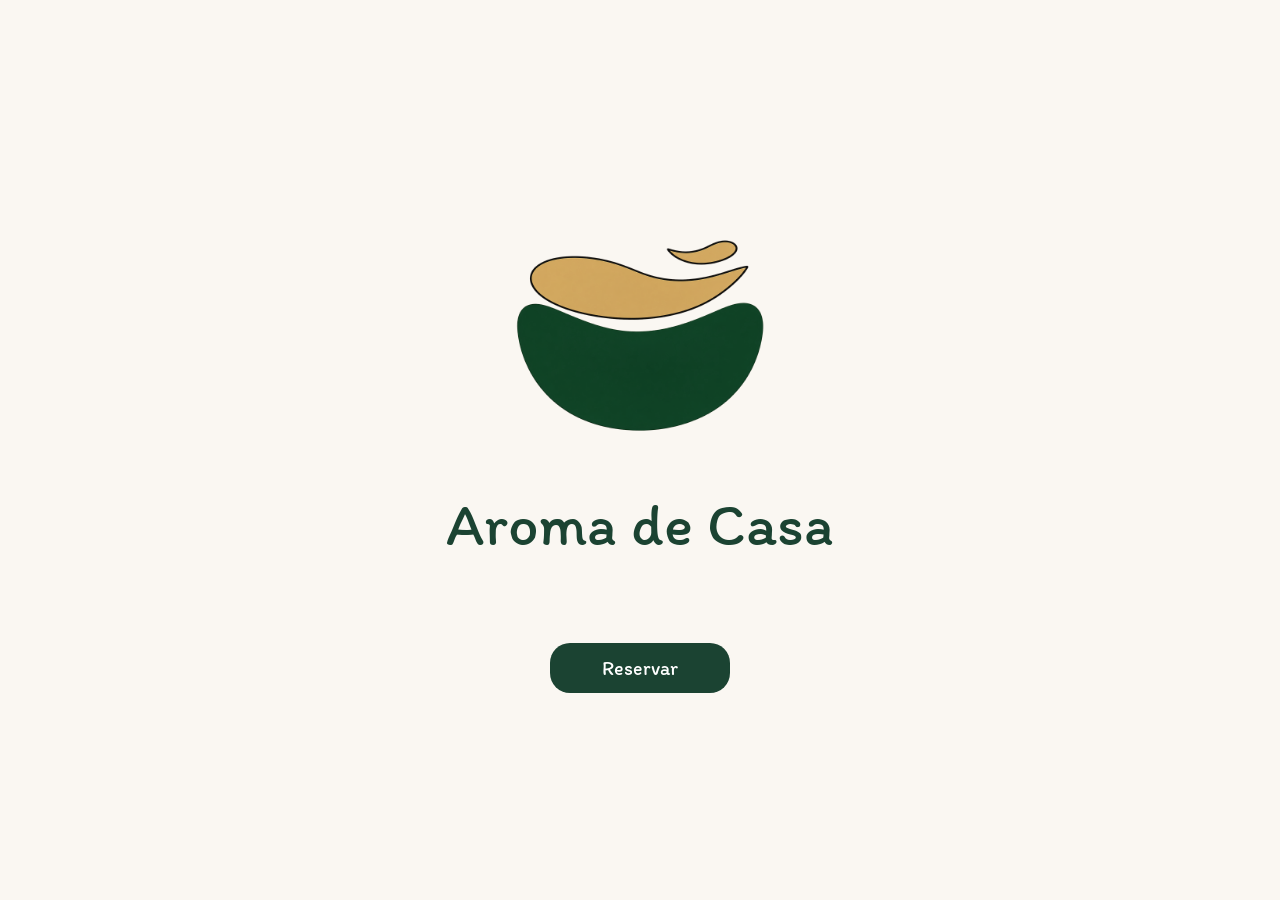
<file: index.html>
<!DOCTYPE html>
<html lang="pt-BR">
<head>
    <meta charset="UTF-8">
    <meta http-equiv="refresh" content="0; url=begin.html">
    <title>Redirecionando...</title>
</head>
<body>
    <script>window.location.href = "begin.html";</script>
</body>
</html>
</file>
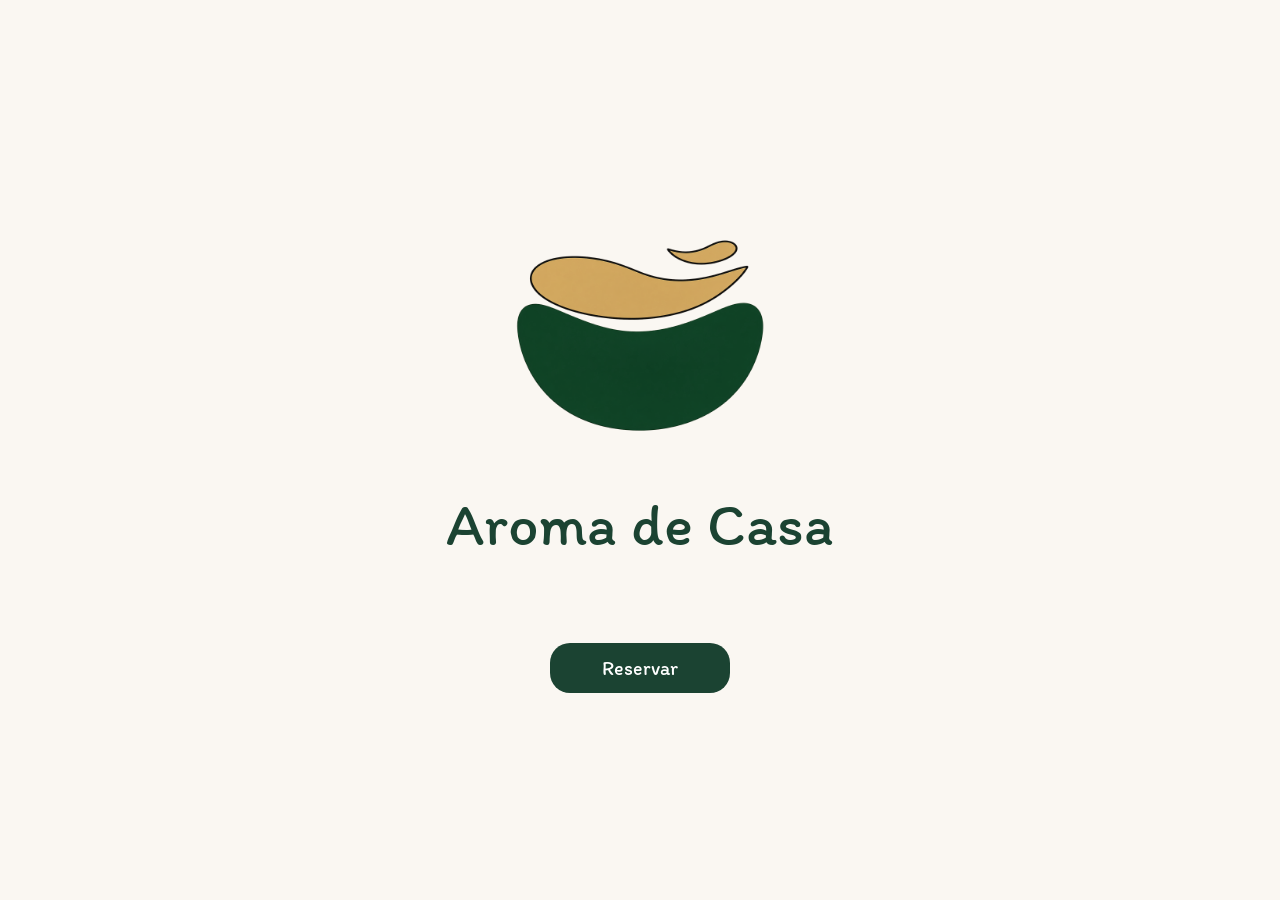
<file: begin.html>
<!DOCTYPE html>
<html lang="pt-br">
<head>
    <meta charset="UTF-8">
    <meta name="viewport" content="width=device-width, initial-scale=1.0">
    <title>Aroma de Casa</title>
     <link rel="preconnect" href="https://fonts.googleapis.com">
    <link rel="preconnect" href="https://fonts.gstatic.com" crossorigin>
    <link href="https://fonts.googleapis.com/css2?family=Itim&display=swap" rel="stylesheet">
    <link rel="stylesheet" href="new.css">
</head>
<body>
    
    <main>
        
<img src="./img/Logo.png" alt="Logo Aroma de Casa"   class="logotipo">

<p>Aroma de Casa</p>

<button type="button" onclick="window.location.href='coffee.html'">Reservar</button>


    </main>



</body>
</html>
</file>
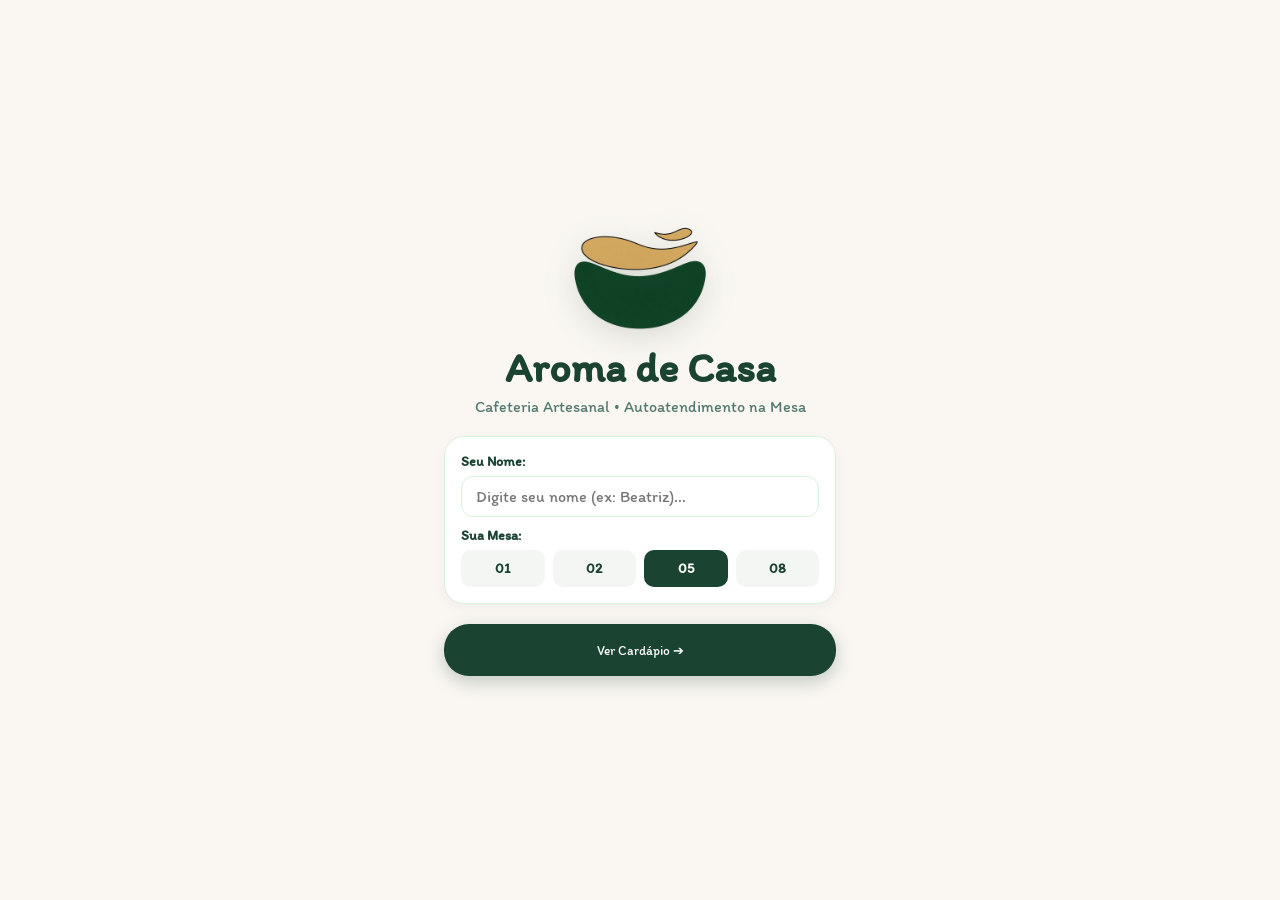
<file: coffee.html>
<!DOCTYPE html>
<html lang="pt-br">
<head>
    <meta charset="UTF-8">
    <meta name="viewport" content="width=device-width, initial-scale=1.0">
    <title>Aroma de Casa • Cafeteria</title>
    <link rel="preconnect" href="https://fonts.googleapis.com">
    <link rel="preconnect" href="https://fonts.gstatic.com" crossorigin>
    <link href="https://fonts.googleapis.com/css2?family=Itim&display=swap" rel="stylesheet">
    <link rel="stylesheet" href="aroma.css">
</head>
<body>
    <main>
        <img src="img/Logo.png" alt="Logo" class="imagem1">
        <p>Aroma de Casa</p>
        <span class="subtitulo">Cafeteria Artesanal • Autoatendimento na Mesa </span>

        <!-- Identificação do Cliente -->
        <div class="box-identificacao">
            <label for="input-nome">Seu Nome:</label>
            <input type="text" id="input-nome" placeholder="Digite seu nome (ex: Beatriz)...">

            <label style="margin-top: 10px;">Sua Mesa:</label>
            <div class="mesas-grid">
                <button type="button" class="btn-mesa" onclick="escolherMesa('Mesa 01', this)">01</button>
                <button type="button" class="btn-mesa" onclick="escolherMesa('Mesa 02', this)">02</button>
                <button type="button" class="btn-mesa ativo" onclick="escolherMesa('Mesa 05', this)">05</button>
                <button type="button" class="btn-mesa" onclick="escolherMesa('Mesa 08', this)">08</button>
            </div>
        </div>

        <button type="button" class="btn-iniciar" onclick="iniciar()">
            Ver Cardápio ➔
        </button>
    </main>

    <script>
        function escolherMesa(mesa, btn) {
            document.querySelectorAll('.btn-mesa').forEach(b => b.classList.remove('ativo'));
            btn.classList.add('ativo');
            localStorage.setItem('aroma_mesa_atual', mesa);
        }

        function iniciar() {
            const nomeInput = document.getElementById('input-nome').value.trim();
            const nome = nomeInput || 'Cliente';
            localStorage.setItem('aroma_cliente_nome', nome);
            if (!localStorage.getItem('aroma_mesa_atual')) {
                localStorage.setItem('aroma_mesa_atual', 'Mesa 05');
            }
            window.location.href = "inicial.html";
        }

        // Recupera nome se já digitou
        const salvo = localStorage.getItem('aroma_cliente_nome');
        if (salvo && salvo !== 'Cliente') document.getElementById('input-nome').value = salvo;
    </script>
</body>
</html>
</file>
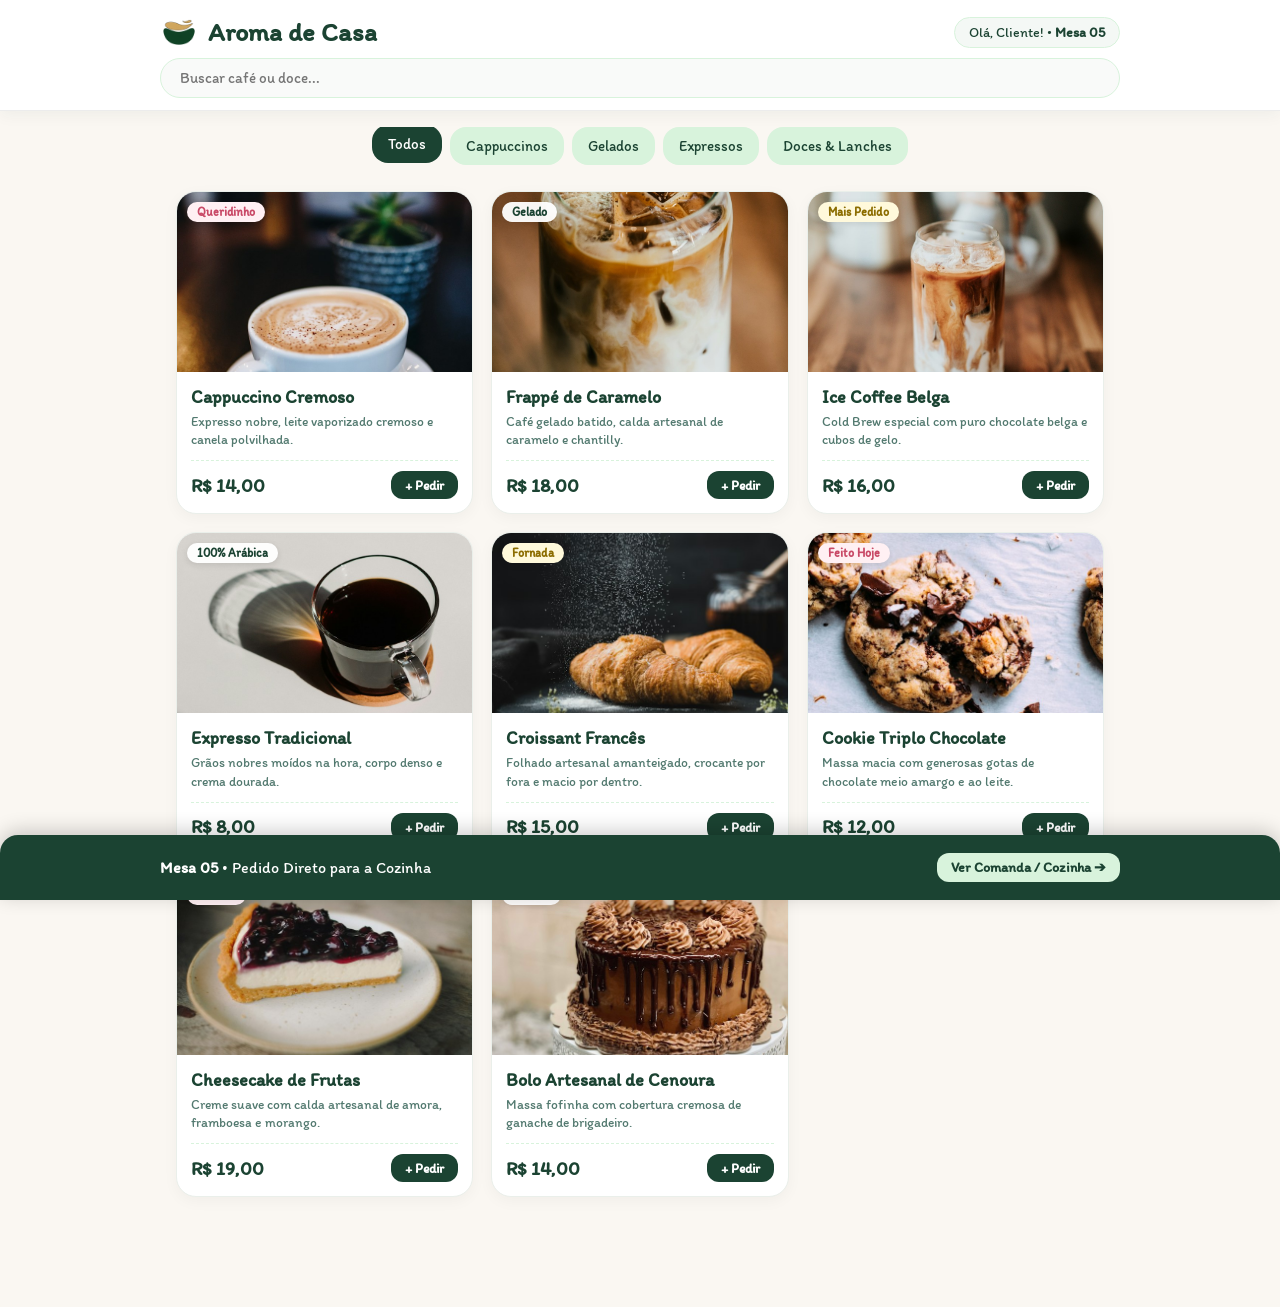
<file: inicial.html>
<!DOCTYPE html>
<html lang="pt-br">
<head>
    <meta charset="UTF-8">
    <meta name="viewport" content="width=device-width, initial-scale=1.0">
    <title>Aroma de Casa • Cardápio</title>
    <link rel="preconnect" href="https://fonts.googleapis.com">
    <link rel="preconnect" href="https://fonts.gstatic.com" crossorigin>
    <link href="https://fonts.googleapis.com/css2?family=Itim&display=swap" rel="stylesheet">
    <link rel="stylesheet" href="casa.css">
</head>
<body>

    <header>
        <div class="topo">
            <a href="coffee.html" class="marca">
                <img src="img/Logo.png" alt="Logo" class="logo">
                <p class="texto">Aroma de Casa</p>
            </a>
            <div class="tag-cliente" onclick="trocarNome()" title="Clique para trocar o nome">
                <span id="nome-topo">Olá, Beatriz!</span> • <strong id="mesa-topo">Mesa 05</strong>
            </div>
        </div>

        <input type="text" id="campo-busca" placeholder=" Buscar café ou doce...">
    </header>

    <!-- Botões de Categoria -->
    <section class="botoes">
        <button class="todes ativo" onclick="filtrar('todos', this)"> Todos</button>
        <button class="Caps" onclick="filtrar('cappuccino', this)"> Cappuccinos</button>
        <button class="america" onclick="filtrar('gelados', this)"> Gelados</button>
        <button class="espres" onclick="filtrar('expresso', this)"> Expressos</button>
        <button class="lanches" onclick="filtrar('lanches', this)"> Doces & Lanches</button>
    </section>

    <!-- Grade de Produtos -->
    <main class="principal">
        <!-- 1. Cappuccino Cremoso -->
        <a href="produto.html?id=cappuccino" class="card" data-cat="cappuccino" data-nome="cappuccino cremoso leite canela">
            <span class="badge rosa"> Queridinho</span>
            <img src="img/Frame 5.jpg?v=2" alt="Cappuccino">
            <div class="card-info">
                <h3>Cappuccino Cremoso</h3>
                <p class="desc">Expresso nobre, leite vaporizado cremoso e canela polvilhada.</p>
                <div class="preco-linha"><span>R$ 14,00</span><span class="btn-pedir">+ Pedir</span></div>
            </div>
        </a>

        <!-- 2. Frappé de Caramelo -->
        <a href="produto.html?id=frappe" class="card" data-cat="gelados" data-nome="frappe caramelo gelado doce chantilly">
            <span class="badge"> Gelado</span>
            <img src="img/Frame 2.jpg?v=2" alt="Frappé">
            <div class="card-info">
                <h3>Frappé de Caramelo</h3>
                <p class="desc">Café gelado batido, calda artesanal de caramelo e chantilly.</p>
                <div class="preco-linha"><span>R$ 18,00</span><span class="btn-pedir">+ Pedir</span></div>
            </div>
        </a>

        <!-- 3. Ice Coffee Belga -->
        <a href="produto.html?id=icecoffee" class="card" data-cat="gelados" data-nome="ice coffee belga chocolate gelado">
            <span class="badge dourado"> Mais Pedido</span>
            <img src="img/Frame 9.jpg?v=2" alt="Ice Coffee">
            <div class="card-info">
                <h3>Ice Coffee Belga</h3>
                <p class="desc">Cold Brew especial com puro chocolate belga e cubos de gelo.</p>
                <div class="preco-linha"><span>R$ 16,00</span><span class="btn-pedir">+ Pedir</span></div>
            </div>
        </a>

        <!-- 4. Expresso Tradicional -->
        <a href="produto.html?id=expresso" class="card" data-cat="expresso" data-nome="expresso tradicional forte puro arabica">
            <span class="badge"> 100% Arábica</span>
            <img src="img/Frame 4.jpg?v=2" alt="Expresso Tradicional">
            <div class="card-info">
                <h3>Expresso Tradicional</h3>
                <p class="desc">Grãos nobres moídos na hora, corpo denso e crema dourada.</p>
                <div class="preco-linha"><span>R$ 8,00</span><span class="btn-pedir">+ Pedir</span></div>
            </div>
        </a>

        <!-- 5. Croissant Francês -->
        <a href="produto.html?id=croissant" class="card" data-cat="lancamentos" data-nome="croissant frances amanteigado quentinho lanche">
            <span class="badge dourado"> Fornada</span>
            <img src="img/croissant.jpg" alt="Croissant">
            <div class="card-info">
                <h3>Croissant Francês</h3>
                <p class="desc">Folhado artesanal amanteigado, crocante por fora e macio por dentro.</p>
                <div class="preco-linha"><span>R$ 15,00</span><span class="btn-pedir">+ Pedir</span></div>
            </div>
        </a>

        <!-- 6. Cookie Triplo Chocolate -->
        <a href="produto.html?id=cookie" class="card" data-cat="lancamentos" data-nome="cookie chocolate doce gotas sobremesa">
            <span class="badge rosa"> Feito Hoje</span>
            <img src="img/cookie.jpg" alt="Cookie">
            <div class="card-info">
                <h3>Cookie Triplo Chocolate</h3>
                <p class="desc">Massa macia com generosas gotas de chocolate meio amargo e ao leite.</p>
                <div class="preco-linha"><span>R$ 12,00</span><span class="btn-pedir">+ Pedir</span></div>
            </div>
        </a>

        <!-- 7. Cheesecake de Frutas -->
        <a href="produto.html?id=cheesecake" class="card" data-cat="lancamentos" data-nome="cheesecake frutas vermelhas fatia bolo doce">
            <span class="badge rosa"> Caseiro</span>
            <img src="img/cheesecake.jpg" alt="Cheesecake">
            <div class="card-info">
                <h3>Cheesecake de Frutas</h3>
                <p class="desc">Creme suave com calda artesanal de amora, framboesa e morango.</p>
                <div class="preco-linha"><span>R$ 19,00</span><span class="btn-pedir">+ Pedir</span></div>
            </div>
        </a>

        <!-- 8. Bolo de Cenoura com Ganache -->
        <a href="produto.html?id=bolo" class="card" data-cat="lancamentos" data-nome="bolo cenoura chocolate ganache artesanal fatia">
            <span class="badge"> Fofinho</span>
            <img src="img/bolo.jpg" alt="Bolo">
            <div class="card-info">
                <h3>Bolo Artesanal de Cenoura</h3>
                <p class="desc">Massa fofinha com cobertura cremosa de ganache de brigadeiro.</p>
                <div class="preco-linha"><span>R$ 14,00</span><span class="btn-pedir">+ Pedir</span></div>
            </div>
        </a>
    </main>

    <!-- Barra Inferior do Tablet -->
    <button class="embaixo" onclick="window.location.href='pagar.html'">
        <div class="embaixo-conteudo">
            <span> <strong id="dock-mesa">Mesa 05</strong> • Pedido Direto para a Cozinha</span>
            <span class="btn-ver-cozinha">Ver Comanda / Cozinha ➔</span>
        </div>
    </button>

    <script>
        // Sincroniza dados da mesa e cliente
       
// Recupera os dados do cliente e da mesa
const nomeAtual = localStorage.getItem('aroma_cliente_nome') || 'Cliente';
const mesaAtual = localStorage.getItem('aroma_mesa_atual') || 'Mesa 05';

// Atualiza as informações no cabeçalho
document.getElementById('nome-topo').innerText = `Olá, ${nomeAtual}!`;
document.getElementById('mesa-topo').innerText = mesaAtual;

// Atualiza a barra inferior
document.getElementById('dock-mesa').innerText = mesaAtual;

// Permite trocar o nome do cliente
function trocarNome() {
    const novo = prompt('Qual é o seu nome para a comanda?', nomeAtual);

    if (novo && novo.trim()) {
        localStorage.setItem('aroma_cliente_nome', novo.trim());
        location.reload();
    }
}

// Categoria atualmente selecionada
let categoriaAtiva = 'todos';

// Função para filtrar os produtos
function filtrar(categoria, btn) {
    categoriaAtiva = categoria;

    document.querySelectorAll('.botoes button').forEach(b => {
        b.classList.remove('ativo');
    });

    btn.classList.add('ativo');

    aplicarFiltros();
}

// Busca e filtros trabalhando juntos
function aplicarFiltros() {
    const campoBusca = document.getElementById('campo-busca');
    const termo = campoBusca.value.toLowerCase().trim();

    document.querySelectorAll('.principal .card').forEach(card => {

        const categoriaProduto = card.dataset.cat;
        const nomeProduto = card.dataset.nome.toLowerCase();

        // Compatibilidade com a categoria dos lanches
        const categoriaCorrigida =
            categoriaProduto === 'lancamentos' ? 'lanches' : categoriaProduto;

        const correspondeCategoria =
            categoriaAtiva === 'todos' ||
            categoriaCorrigida === categoriaAtiva;

        const correspondeBusca = nomeProduto.includes(termo);

        card.style.display =
            correspondeCategoria && correspondeBusca ? '' : 'none';
    });
}

// Busca em tempo real
document.getElementById('campo-busca').addEventListener('input', aplicarFiltros);

</script>
        
</body>
</html>
</file>
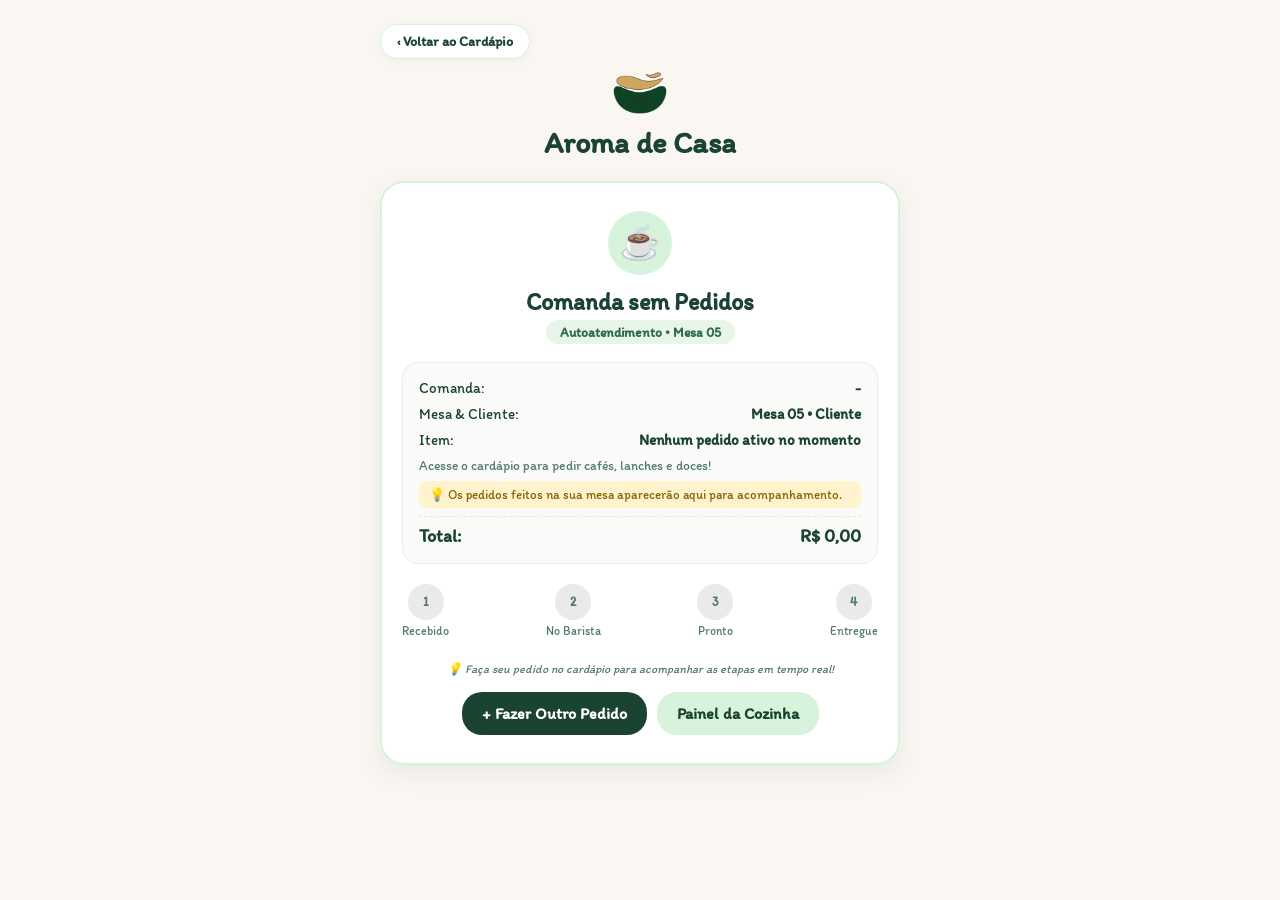
<file: pagar.html>
<!DOCTYPE html>
<html lang="pt-br">
<head>
    <meta charset="UTF-8">
    <meta name="viewport" content="width=device-width, initial-scale=1.0">
    <title>Aroma de Casa • Pedido Enviado</title>
    <link rel="preconnect" href="https://fonts.googleapis.com">
    <link rel="preconnect" href="https://fonts.gstatic.com" crossorigin>
    <link href="https://fonts.googleapis.com/css2?family=Itim&display=swap" rel="stylesheet">
    <style> 
        * { font-family: "Itim", cursive; box-sizing: border-box; margin: 0; padding: 0; }
        body { background: #FAF7F2; color: #1B4332; min-height: 100vh; padding: 24px 16px 80px; display: flex; flex-direction: column; align-items: center; }
        header { text-align: center; margin-bottom: 20px; }
        .logo { width: 64px; height: auto; margin-bottom: 6px; }
        h1 { font-size: 30px; color: #1B4332; }

        .card-confirmacao { background: #FFFFFF; max-width: 520px; width: 100%; border-radius: 24px; padding: 28px 20px; text-align: center; box-shadow: 0 8px 24px rgba(27,67,50,0.08); border: 2px solid #D8F3DC; }
        .check-circulo { width: 64px; height: 64px; background: #D8F3DC; color: #1B4332; border-radius: 50%; display: flex; align-items: center; justify-content: center; font-size: 34px; margin: 0 auto 12px; }
        h2 { font-size: 24px; color: #1B4332; margin-bottom: 4px; }
        .tag-sem-pagamento { background: #E8F5E9; color: #2D6A4F; padding: 4px 14px; border-radius: 14px; font-size: 13.5px; font-weight: bold; display: inline-block; margin-bottom: 18px; }

        .detalhes-comanda { background: #FAFBF9; border: 1.5px solid #ECECEC; border-radius: 16px; padding: 16px; text-align: left; margin-bottom: 20px; }
        .linha { display: flex; justify-content: space-between; margin-bottom: 8px; font-size: 15px; }
        .linha:last-child { margin-bottom: 0; border-top: 1px dashed #D8F3DC; padding-top: 8px; font-size: 18px; font-weight: bold; }
        .obs-box { background: #FFF3CD; color: #856404; padding: 6px 10px; border-radius: 8px; font-size: 13px; margin: 8px 0; }

        /* Tracker */
        .tracker { display: flex; justify-content: space-between; margin: 18px 0 24px; position: relative; gap: 8px; }
        .passo { display: flex; flex-direction: column; align-items: center; font-size: 12px; color: #52796F; cursor: pointer; user-select: none; transition: transform 0.2s; }
        .passo:hover { transform: scale(1.05); }
        .passo-num { width: 36px; height: 36px; border-radius: 50%; background: #EAEAEA; display: flex; align-items: center; justify-content: center; font-weight: bold; margin-bottom: 4px; transition: all 0.3s ease; }
        .passo.ativo .passo-num { background: #1B4332; color: #FFFFFF; box-shadow: 0 0 10px rgba(27,67,50,0.4); }
        .passo.ativo span { font-weight: bold; color: #1B4332; }
        .passo.concluido .passo-num { background: #40916C; color: #FFFFFF; }
        .passo.concluido span { color: #40916C; font-weight: 600; }
        .dica-passo { font-size: 12px; color: #52796F; margin-bottom: 16px; font-style: italic; }

        .botoes-acao { display: flex; gap: 10px; justify-content: center; }
        .btn { padding: 12px 20px; border-radius: 20px; font-size: 16px; font-weight: bold; text-decoration: none; border: none; cursor: pointer; }
        .btn-primario { background: #1B4332; color: #FFFFFF; }
        .btn-primario:hover { background: #2D6A4F; }
        .btn-secundario { background: #D8F3DC; color: #1B4332; }

        /* Painel Cozinha (KDS) */
        .painel-cozinha { max-width: 700px; width: 100%; margin-top: 24px; background: #FFFFFF; border-radius: 24px; padding: 20px; border: 2px solid #52796F; }
        .ticket-kds { background: #FAFBF9; border: 1.5px solid #D8F3DC; border-radius: 16px; padding: 14px; margin-top: 12px; }
        .ticket-topo { display: flex; justify-content: space-between; font-weight: bold; border-bottom: 1px dashed #D8F3DC; padding-bottom: 6px; margin-bottom: 8px; }
        .btn-status { width: 100%; padding: 10px; background: #D8F3DC; color: #1B4332; border: none; border-radius: 10px; font-weight: bold; cursor: pointer; margin-top: 10px; }
        .btn-status:hover { background: #1B4332; color: #FFFFFF; }

        /* Navegação e Botão Voltar */
        .nav-topo-pagar { width: 100%; max-width: 520px; display: flex; justify-content: flex-start; margin-bottom: 12px; }
        .btn-voltar { background: #FFFFFF; border: 1.5px solid #D8F3DC; color: #1B4332; text-decoration: none; padding: 8px 16px; border-radius: 20px; font-size: 14px; font-weight: bold; box-shadow: 0 2px 8px rgba(0,0,0,0.04); display: inline-flex; align-items: center; gap: 6px; transition: all 0.2s; }
        .btn-voltar:hover { background: #D8F3DC; transform: translateX(-2px); }

        /* Responsividade Mobile */
        @media (max-width: 600px) {
            body { padding: 16px 12px 60px; }
            header { margin-bottom: 14px; }
            h1 { font-size: 24px; }
            .logo { width: 50px; }
            .nav-topo-pagar { max-width: 100%; margin-bottom: 10px; }
            .card-confirmacao { padding: 20px 14px; border-radius: 18px; }
            h2 { font-size: 20px; }
            .check-circulo { width: 52px; height: 52px; font-size: 28px; }
            .detalhes-comanda { padding: 12px; }
            .linha { font-size: 14px; }
            .linha:last-child { font-size: 16px; }
            .tracker { gap: 4px; margin: 14px 0 18px; }
            .passo-num { width: 32px; height: 32px; font-size: 13px; }
            .passo span { font-size: 11px; }
            .dica-passo { font-size: 11px; }
            .botoes-acao { flex-direction: column; gap: 8px; }
            .btn { width: 100%; text-align: center; padding: 12px; font-size: 15px; }
            .painel-cozinha { padding: 16px 12px; border-radius: 18px; margin-top: 18px; }
            .ticket-kds { padding: 12px; }
        }
    </style>
</head>
<body>

    <!-- Botão de Voltar ao Cardápio -->
    <nav class="nav-topo-pagar">
        <a href="inicial.html" class="btn-voltar">‹ Voltar ao Cardápio</a>
    </nav>

    <header>
        <img src="img/Logo.png" alt="Logo" class="logo">
        <h1>Aroma de Casa</h1>
    </header>

    <!-- Visão do Cliente -->
    <div class="card-confirmacao">
        <div class="check-circulo">✓</div>
        <h2 id="titulo-sucesso">Pedido Enviado!</h2>
        <span class="tag-sem-pagamento"> Autoatendimento na Mesa (Sem Cobrança no Tablet)</span>

        <div class="detalhes-comanda">
            <div class="linha"><span>Comanda:</span><strong id="pedido-id">#AC-7821</strong></div>
            <div class="linha"><span>Mesa & Cliente:</span><strong id="pedido-mesa">Mesa 05 • Beatriz</strong></div>
            <div class="linha"><span>Item:</span><strong id="pedido-item">1x Cappuccino Cremoso</strong></div>
            <div class="linha" style="font-size: 13.5px; color: #52796F;"><span id="pedido-specs">P (200ml) • Leite Integral</span></div>
            <div class="obs-box" id="box-obs"> <span id="pedido-obs">Caprichar na canela</span></div>
            <div class="linha"><span>Total:</span><span id="pedido-total" style="color: #1B4332;">R$ 14,00</span></div>
        </div>

        <div class="tracker" id="tracker-passos">
            <div class="passo ativo" data-etapa="0" onclick="mudarParaEtapa(0)" title="Clique para mudar status">
                <div class="passo-num">1</div>
                <span>Recebido</span>
            </div>

            <div class="passo" data-etapa="1" onclick="mudarParaEtapa(1)" title="Clique para mudar status">
                <div class="passo-num">2</div>
                <span>No Barista</span>
            </div>

            <div class="passo" data-etapa="2" onclick="mudarParaEtapa(2)" title="Clique para mudar status">
                <div class="passo-num">3</div>
                <span>Pronto</span>
            </div>

            <div class="passo" data-etapa="3" onclick="mudarParaEtapa(3)" title="Clique para mudar status">
                <div class="passo-num">4</div>
                <span>Entregue</span>
            </div>
        </div>
        <p class="dica-passo">💡 Dica: Clique nos números acima ou use os botões da Cozinha para avançar as etapas em tempo real!</p>
        
        <!-- Botões da tela final -->
        <div class="botoes-acao">
            <a href="inicial.html" class="btn btn-primario">
                + Fazer Outro Pedido
            </a>

            <button
                type="button"
                class="btn btn-secundario"
                onclick="alternarCozinha()">
                Painel da Cozinha
            </button>
        </div>
    </div> <!-- Fim card-confirmacao -->

    <!-- Painel KDS (Cozinha) -->
    <section class="painel-cozinha" id="secao-cozinha" style="display: none;">
        <div style="display: flex; justify-content: space-between; align-items: center;">
            <h3> Painel de Pedidos do Barista (KDS)</h3>
            <button type="button" onclick="tocarSino()" style="padding: 4px 10px; border-radius: 10px; border: 1px solid #D8F3DC; background: #FFF; cursor: pointer;"> Tocar Sino</button>
        </div>
        <p style="font-size: 13px; color: #52796F; margin-top: 4px;">Pedidos recebidos dos tablets das mesas em tempo real.</p>
        <div id="lista-kds"></div>
    </section>

    <script>
               
// Som do sino do barista
function tocarSino() {
    try {
        const ctx = new (window.AudioContext || window.webkitAudioContext)();
        const osc = ctx.createOscillator();
        const gain = ctx.createGain();

        osc.type = 'sine';
        osc.frequency.setValueAtTime(659.25, ctx.currentTime);
        osc.frequency.exponentialRampToValueAtTime(987.77, ctx.currentTime + 0.12);

        gain.gain.setValueAtTime(0.3, ctx.currentTime);
        gain.gain.exponentialRampToValueAtTime(0.001, ctx.currentTime + 0.6);

        osc.connect(gain);
        gain.connect(ctx.destination);

        osc.start();
        osc.stop(ctx.currentTime + 0.6);
    } catch (e) {
        console.log('Erro ao tocar sino:', e);
    }
}


// Carrega dados do cliente
let ultimo = JSON.parse(
    localStorage.getItem('aroma_ultimo_pedido') || 'null'
);

// Se não houver último pedido gravado, busca o mais recente na lista de pedidos da cozinha
if (!ultimo) {
    const pedidosCozinha = JSON.parse(localStorage.getItem('aroma_pedidos_cozinha') || '[]');
    if (pedidosCozinha.length > 0) {
        ultimo = pedidosCozinha[0];
    }
}

const nomeCliente =
    (ultimo && ultimo.cliente) ||
    localStorage.getItem('aroma_cliente_nome') ||
    'Cliente';

const mesaCliente =
    (ultimo && ultimo.mesa) ||
    localStorage.getItem('aroma_mesa_atual') ||
    'Mesa 05';

if (ultimo) {
    document.getElementById('titulo-sucesso').innerText =
        nomeCliente !== 'Cliente'
            ? `Pedido de ${nomeCliente} Enviado!`
            : 'Pedido Enviado para a Cozinha!';

    document.getElementById('pedido-id').innerText = ultimo.id;

    document.getElementById('pedido-mesa').innerText =
        `${mesaCliente} • ${nomeCliente}`;

    document.getElementById('pedido-item').innerText =
        `${ultimo.quantidade || 1}x ${ultimo.item}`;

    document.getElementById('pedido-specs').innerText =
        ultimo.detalhes || '';

    document.getElementById('pedido-obs').innerText =
        ultimo.observacao || 'Sem observações adicionais';

    document.getElementById('pedido-total').innerText =
        ultimo.total;
} else {
    // Estado quando não há nenhum pedido ainda (evita comanda fantasma)
    const checkElem = document.querySelector('.check-circulo');
    if (checkElem) checkElem.innerText = '☕';
    document.getElementById('titulo-sucesso').innerText = 'Comanda sem Pedidos';
    const tagElem = document.querySelector('.tag-sem-pagamento');
    if (tagElem) tagElem.innerText = `Autoatendimento • ${mesaCliente}`;
    document.getElementById('pedido-id').innerText = '-';
    document.getElementById('pedido-mesa').innerText = `${mesaCliente} • ${nomeCliente}`;
    document.getElementById('pedido-item').innerText = 'Nenhum pedido ativo no momento';
    document.getElementById('pedido-specs').innerText = 'Acesse o cardápio para pedir cafés, lanches e doces!';
    const boxObs = document.getElementById('box-obs');
    if (boxObs) boxObs.innerText = '💡 Os pedidos feitos na sua mesa aparecerão aqui para acompanhamento.';
    document.getElementById('pedido-total').innerText = 'R$ 0,00';
    const dicaElem = document.querySelector('.dica-passo');
    if (dicaElem) dicaElem.innerText = '💡 Faça seu pedido no cardápio para acompanhar as etapas em tempo real!';
}


// Atualiza as cores dos indicadores da tela do cliente
function atualizarStatusVisual() {
    const passos = document.querySelectorAll('.tracker .passo');

    if (!ultimo) {
        passos.forEach(passo => {
            passo.classList.remove('ativo', 'concluido');
        });
        return;
    }

    const pedidos = JSON.parse(
        localStorage.getItem('aroma_pedidos_cozinha') || '[]'
    );

    const pedidoAtual = pedidos.find(p =>
        ultimo && String(p.id) === String(ultimo.id)
    );

    const status = pedidoAtual
        ? pedidoAtual.status
        : (ultimo && ultimo.status) || 'Recebido';

    const statusNormalizado = String(status)
        .normalize('NFD')
        .replace(/[\u0300-\u036f]/g, '')
        .toLowerCase();

    let etapaAtual = 0;

    if (
        statusNormalizado === 'em preparo' ||
        statusNormalizado === 'no barista'
    ) {
        etapaAtual = 1;

    } else if (
        statusNormalizado === 'pronto para servir' ||
        statusNormalizado === 'pronto'
    ) {
        etapaAtual = 2;

    } else if (statusNormalizado === 'entregue') {
        etapaAtual = 3;
    }

    passos.forEach((passo, index) => {

        passo.classList.remove('ativo', 'concluido');

        // Quando chega a Entregue, todos os indicadores ficam verdes.
        if (etapaAtual === 3 || index < etapaAtual) {
            passo.classList.add('concluido');

        } else if (index === etapaAtual) {
            passo.classList.add('ativo');
        }
    });
}


// Função para mudar a etapa ao clicar diretamente no passo
const listaNomesStatus = ['Recebido', 'No Barista', 'Pronto', 'Entregue'];

function mudarParaEtapa(indiceEtapa) {
    tocarSino();
    const novoStatus = listaNomesStatus[indiceEtapa] || 'Recebido';

    const pedidos = JSON.parse(
        localStorage.getItem('aroma_pedidos_cozinha') || '[]'
    );

    if (ultimo) {
        ultimo.status = novoStatus;
        localStorage.setItem('aroma_ultimo_pedido', JSON.stringify(ultimo));

        const index = pedidos.findIndex(p => String(p.id) === String(ultimo.id));
        if (index !== -1) {
            pedidos[index].status = novoStatus;
            localStorage.setItem('aroma_pedidos_cozinha', JSON.stringify(pedidos));
        }
    }

    atualizarStatusVisual();
    if (document.getElementById('secao-cozinha').style.display === 'block') {
        renderizarKDS();
    }
}

// Abre e fecha o painel da cozinha
function alternarCozinha() {

    const sec = document.getElementById('secao-cozinha');

    sec.style.display =
        sec.style.display === 'none' ? 'block' : 'none';

    if (sec.style.display === 'block') {
        renderizarKDS();
        sec.scrollIntoView({ behavior: 'smooth' });
    }
}


// Renderiza os pedidos da cozinha
function renderizarKDS() {

    const div = document.getElementById('lista-kds');

    const pedidos = JSON.parse(
        localStorage.getItem('aroma_pedidos_cozinha') || '[]'
    );

    // Mantém o índice original e esconde pedidos já entregues.
    const pedidosNaFila = pedidos
        .map((pedido, indiceOriginal) => ({
            pedido,
            indiceOriginal
        }))
        .filter(({ pedido }) =>
            String(pedido.status || 'Recebido').toLowerCase() !== 'entregue'
        );

    if (pedidosNaFila.length === 0) {

        div.innerHTML = `
            <p style="text-align:center; padding:20px; color:#52796F;">
                Nenhum pedido na fila no momento.
            </p>
        `;

        atualizarStatusVisual();
        return;
    }

    div.innerHTML = pedidosNaFila.map(({ pedido: p, indiceOriginal }) => `
        <div class="ticket-kds">

            <div class="ticket-topo">
                <span>${p.id} • ${p.mesa}</span>
                <span>${p.cliente || 'Cliente'}</span>
            </div>

            <div>
                <strong>${p.quantidade || 1}x ${p.item}</strong>
            </div>

            <div style="font-size:13px; color:#52796F;">
                ${p.detalhes || ''} • ${p.horario || 'Agora'}
            </div>

            <div class="obs-box">
                ${p.observacao || 'Sem observações'}
            </div>

            <button class="btn-status"
                onclick="avancarStatus(${indiceOriginal})">
                Status: ${p.status || 'Recebido'} ➔
            </button>

        </div>
    `).join('');

    atualizarStatusVisual();
}


// Avança o status do pedido
function avancarStatus(i) {

    const pedidos = JSON.parse(
        localStorage.getItem('aroma_pedidos_cozinha') || '[]'
    );

    const pedido = pedidos[i];

    if (!pedido) return;

    const statusAtual = String(pedido.status || 'Recebido')
        .normalize('NFD')
        .replace(/[\u0300-\u036f]/g, '')
        .toLowerCase();

    if (statusAtual === 'entregue') return;

    tocarSino();

    if (statusAtual === 'recebido') {
        pedido.status = 'Em Preparo';

    } else if (
        statusAtual === 'em preparo' ||
        statusAtual === 'no barista'
    ) {
        pedido.status = 'Pronto para Servir';

    } else if (
        statusAtual === 'pronto para servir' ||
        statusAtual === 'pronto'
    ) {
        pedido.status = 'Entregue';

    } else {
        pedido.status = 'Em Preparo';
    }

    // Salva o novo status sem apagar o pedido entregue.
    localStorage.setItem(
        'aroma_pedidos_cozinha',
        JSON.stringify(pedidos)
    );

    // Atualiza também os dados do último pedido.
    if (ultimo && String(ultimo.id) === String(pedido.id)) {

        ultimo.status = pedido.status;

        localStorage.setItem(
            'aroma_ultimo_pedido',
            JSON.stringify(ultimo)
        );
    }

    renderizarKDS();
    atualizarStatusVisual();
}


// Atualiza quando outra aba altera os pedidos
window.addEventListener('storage', function(event) {

    if (
        event.key === 'aroma_pedidos_cozinha' ||
        event.key === 'aroma_ultimo_pedido'
    ) {
        renderizarKDS();
        atualizarStatusVisual();
    }
});


// Verifica periodicamente se houve mudança
setInterval(atualizarStatusVisual, 1500);


// Inicializa os indicadores
atualizarStatusVisual();
  </script>
</body>
</html>
</file>
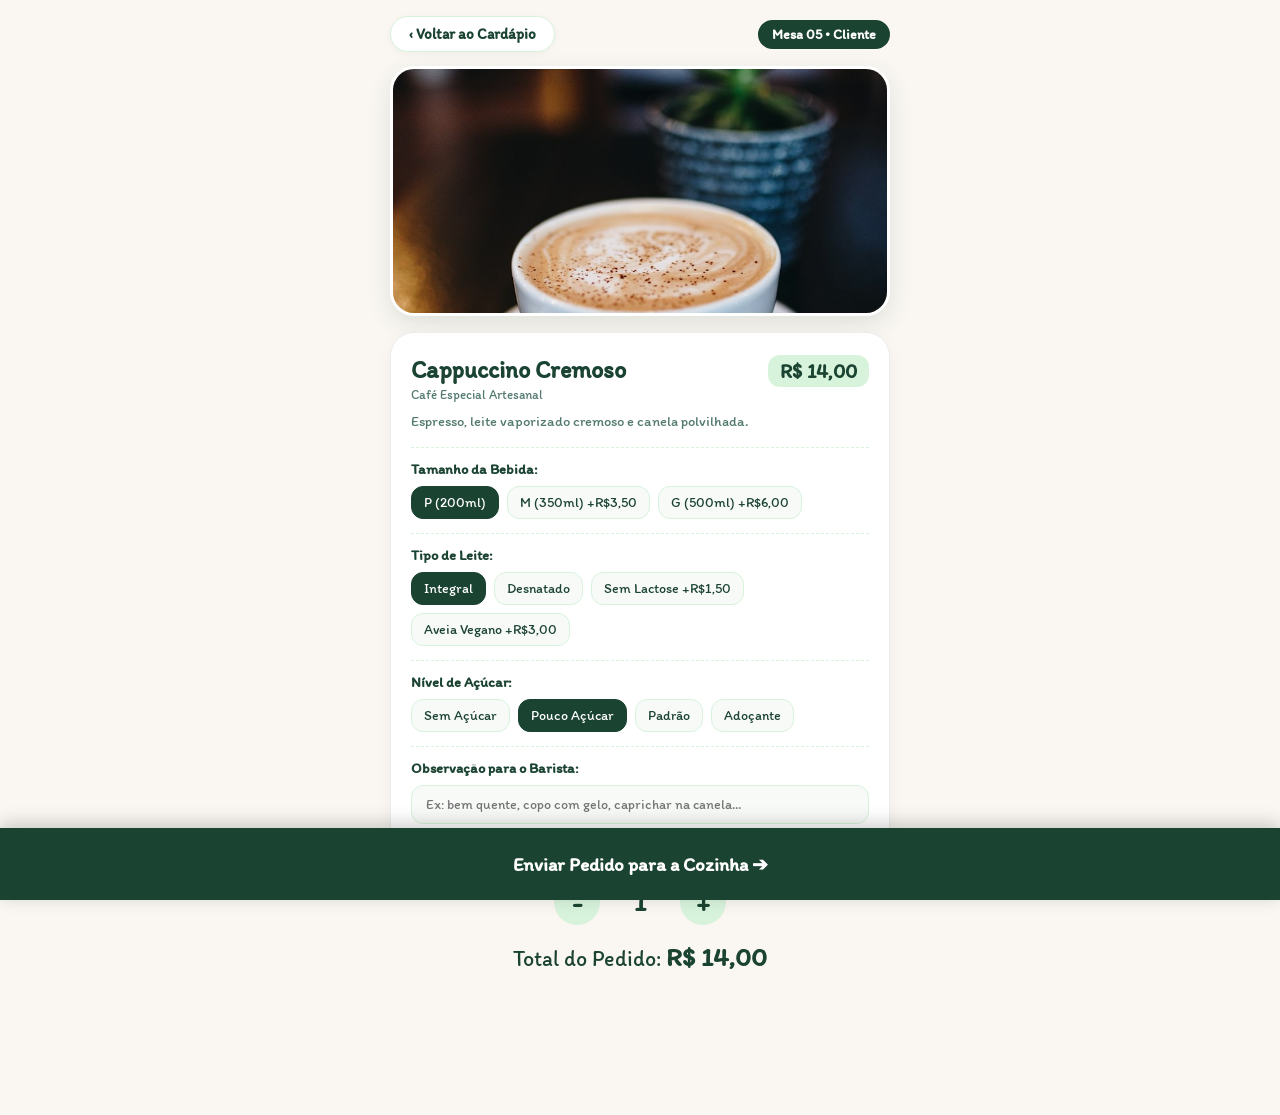
<file: produto.html>
<!DOCTYPE html>
<html lang="pt-br">
<head>
    <meta charset="UTF-8">
    <meta name="viewport" content="width=device-width, initial-scale=1.0">
    <title>Aroma de Casa • Personalizar</title>
    <link rel="preconnect" href="https://fonts.googleapis.com">
    <link rel="preconnect" href="https://fonts.gstatic.com" crossorigin>
    <link href="https://fonts.googleapis.com/css2?family=Itim&display=swap" rel="stylesheet">
    <link rel="stylesheet" href="final.css">
</head>
<body>
    
    <div class="pagina-produto">
        <!-- Barra de Navegação Superior -->
        <div class="nav-topo">
            <a href="inicial.html" class="btn-voltar">‹ Voltar ao Cardápio</a>
            <span class="tag-mesa-produto" id="mesa-topo-badge"> Mesa 05</span>
        </div>

        <!-- Foto Emoldurada em Alta Resolução (Nunca Estica) -->
        <div class="moldura-imagem">
            <img id="prod-img" src="img/Frame 5.jpg" alt="Foto do Produto">
        </div>

        <!-- Detalhes do Produto -->
        <main class="primeiro-main">
            <div class="header-produto">
                <div>
                    <h1 id="prod-nome">Cappuccino Cremoso</h1>
                    <span id="prod-cat" class="categoria-tag">Café Especial Artesanal</span>
                </div>
                <span class="preco-tag" id="preco-base-tag">R$ 14,00</span>
            </div>

            <p id="prod-desc" class="desc-texto">Espresso nobre, leite vaporizado cremoso e canela polvilhada.</p>

            <!-- 1. Tamanho da Bebida -->
            <div class="grupo" id="secao-tamanho">
                <label class="rotulo">Tamanho da Bebida:</label>
                <div class="pills">
                    <button type="button" class="pill ativo" onclick="escolherTamanho('P (200ml)', 0, this)">P (200ml)</button>
                    <button type="button" class="pill" onclick="escolherTamanho('M (350ml)', 3.50, this)">M (350ml) +R$3,50</button>
                    <button type="button" class="pill" onclick="escolherTamanho('G (500ml)', 6.00, this)">G (500ml) +R$6,00</button>
                </div>
            </div>

            <!-- 2. Tipo de Leite -->
            <div class="grupo" id="secao-leite">
                <label class="rotulo">Tipo de Leite:</label>
                <div class="pills">
                    <button type="button" class="pill ativo" onclick="escolherLeite('Integral', 0, this)">Integral</button>
                    <button type="button" class="pill" onclick="escolherLeite('Desnatado', 0, this)">Desnatado</button>
                    <button type="button" class="pill" onclick="escolherLeite('Sem Lactose', 1.50, this)">Sem Lactose +R$1,50</button>
                    <button type="button" class="pill" onclick="escolherLeite('Leite de Aveia', 3.00, this)">Aveia Vegano +R$3,00</button>
                </div>
            </div>

            <!-- 3. Açúcar -->
            <div class="grupo" id="secao-acucar">
                <label class="rotulo">Nível de Açúcar:</label>
                <div class="pills">
                    <button type="button" class="pill" onclick="escolherAcucar('Sem Açúcar', this)">Sem Açúcar</button>
                    <button type="button" class="pill ativo" onclick="escolherAcucar('Pouco Açúcar', this)">Pouco Açúcar</button>
                    <button type="button" class="pill" onclick="escolherAcucar('Padrão', this)">Padrão</button>
                    <button type="button" class="pill" onclick="escolherAcucar('Adoçante', this)">Adoçante</button>
                </div>
            </div>

            <!-- 4. Observação livre -->
            <div class="grupo">
                <label class="rotulo">Observação para o Barista:</label>
                <input type="text" id="obs-cozinha" placeholder="Ex: bem quente, copo com gelo, caprichar na canela...">
            </div>
        </main>

        <!-- Contador de Quantidade -->
        <section class="meio">
            <button type="button" onclick="alterarQtd(-1)">-</button>
            <p id="qtd-texto">1</p>
            <button type="button" onclick="alterarQtd(1)">+</button>
        </section>

        <!-- Total -->
        <main class="segundo-main">
            <p>Total do Pedido: <strong id="valor-total">R$ 14,00</strong></p>
        </main>
    </div>

    <!-- Barra de Rodapé Fixa -->
    <button class="rodape" onclick="enviarPedido()">
        <span class="link">Enviar Pedido para a Cozinha ➔</span>
    </button>

    <script>
        const PRODUTOS = {
            cappuccino: { nome: "Cappuccino Cremoso", cat: "Café Especial Artesanal", desc: "Espresso, leite vaporizado cremoso e canela polvilhada.", preco: 14, img: "img/Frame 5.jpg?v=2", eBebida: true },
            frappe: { nome: "Frappé de Caramelo", cat: "Bebida Gelada & Batida", desc: "Café gelado batido, calda toffee artesanal e chantilly.", preco: 18, img: "img/Frame 2.jpg?v=2", eBebida: true },
            icecoffee: { nome: "Ice Coffee Belga", cat: "Especial Gelado da Casa", desc: "Cold Brew com ganache de puro chocolate belga e gelo.", preco: 16, img: "img/Frame 9.jpg?v=2", eBebida: true },
            espresso: { nome: "Expresso Tradicional", cat: "100% Grãos Nobres Arábica", desc: "Grãos selecionados moídos na hora com crema espessa e dourada.", preco: 8, img: "img/Frame 4.jpg?v=2", eBebida: true },
            expresso: { nome: "Expresso Tradicional", cat: "100% Grãos Nobres Arábica", desc: "Grãos selecionados moídos na hora com crema espessa e dourada.", preco: 8, img: "img/Frame 4.jpg?v=2", eBebida: true },
            croissant: { nome: "Croissant Francês", cat: "Confeitaria Artesanal", desc: "Folhado crocante por fora e macio por dentro.", preco: 15, img: "img/croissant.jpg", eBebida: false },
            cookie: { nome: "Cookie Triplo Chocolate", cat: "Confeitaria Artesanal", desc: "Massa macia com gotas fartas de chocolate meio amargo e ao leite.", preco: 12, img: "img/cookie.jpg", eBebida: false },
            cheesecake: { nome: "Cheesecake de Frutas", cat: "Sobremesa Especial", desc: "Creme suave com calda caseira de frutas vermelhas.", preco: 19, img: "img/cheesecake.jpg", eBebida: false },
            bolo: { nome: "Bolo de Cenoura", cat: "Receita de Família", desc: "Bolo fofinho com ganache cremosa de brigadeiro.", preco: 14, img: "img/bolo.jpg", eBebida: false }
        };

        const paramId = new URLSearchParams(window.location.search).get('id') || 'cappuccino';
        const itemAtual = PRODUTOS[paramId] || PRODUTOS.cappuccino;

        let qtd = 1, tamNome = 'P (200ml)', extraTam = 0, leiteNome = 'Integral', extraLeite = 0, acucarNome = 'Pouco Açúcar';

        // Preenche dados
        document.getElementById('prod-nome').innerText = itemAtual.nome;
        document.getElementById('prod-cat').innerText = itemAtual.cat;
        document.getElementById('prod-desc').innerText = itemAtual.desc;
        document.getElementById('prod-img').src = itemAtual.img;
        document.getElementById('preco-base-tag').innerText = 'R$ ' + itemAtual.preco.toFixed(2).replace('.', ',');

        const mesaAtual = localStorage.getItem('aroma_mesa_atual') || 'Mesa 05';
        const nomeAtual = localStorage.getItem('aroma_cliente_nome') || 'Cliente';
        document.getElementById('mesa-topo-badge').innerText = ` ${mesaAtual} • ${nomeAtual}`;

        // Se for comida, esconde opções de bebida
        if (!itemAtual.eBebida) {
            document.getElementById('secao-tamanho').style.display = 'none';
            document.getElementById('secao-leite').style.display = 'none';
            document.getElementById('secao-acucar').style.display = 'none';
            tamNome = 'Quentinho do Forno';
        }

        function atualizarTotal() {
            const unit = itemAtual.preco + extraTam + extraLeite;
            const total = unit * qtd;
            document.getElementById('valor-total').innerText = 'R$ ' + total.toFixed(2).replace('.', ',');
            document.getElementById('qtd-texto').innerText = qtd;
        }

        function alterarQtd(d) {
            if (qtd + d >= 1) { qtd += d; atualizarTotal(); }
        }

        function escolherTamanho(nome, extra, btn) {
            btn.parentElement.querySelectorAll('.pill').forEach(b => b.classList.remove('ativo'));
            btn.classList.add('ativo');
            tamNome = nome; extraTam = extra; atualizarTotal();
        }

        function escolherLeite(nome, extra, btn) {
            btn.parentElement.querySelectorAll('.pill').forEach(b => b.classList.remove('ativo'));
            btn.classList.add('ativo');
            leiteNome = nome; extraLeite = extra; atualizarTotal();
        }

        function escolherAcucar(nome, btn) {
            btn.parentElement.querySelectorAll('.pill').forEach(b => b.classList.remove('ativo'));
            btn.classList.add('ativo');
            acucarNome = nome;
        }

        function enviarPedido() {
            const obs = document.getElementById('obs-cozinha').value.trim();
            const cliente = localStorage.getItem('aroma_cliente_nome') || 'Cliente';
            const mesa = localStorage.getItem('aroma_mesa_atual') || 'Mesa 05';
            const totalStr = document.getElementById('valor-total').innerText;

            const novoPedido = {
                id: 'AC-' + Math.floor(1000 + Math.random() * 9000),
                cliente: cliente,
                mesa: mesa,
                item: itemAtual.nome,
                quantidade: qtd,
                detalhes: itemAtual.eBebida ? `${tamNome} • Leite: ${leiteNome} • Açúcar: ${acucarNome}` : 'Quentinho do Forno',
                observacao: obs || 'Sem observações adicionais',
                total: totalStr,
                horario: new Date().toLocaleTimeString('pt-BR', { hour: '2-digit', minute: '2-digit' }),
                status: 'Recebido'
            };

            let pedidos = JSON.parse(localStorage.getItem('aroma_pedidos_cozinha') || '[]');
            pedidos.unshift(novoPedido);
            localStorage.setItem('aroma_pedidos_cozinha', JSON.stringify(pedidos));
            localStorage.setItem('aroma_ultimo_pedido', JSON.stringify(novoPedido));

            window.location.href = 'pagar.html';
        }

        atualizarTotal();
    </script>
</body>
</html>
</file>
<file: new.css>
* {
    margin: 0;
    padding: 0;
    box-sizing: border-box;
    font-family: "Itim", cursive;
}

body {
    background: #FAF7F2;
    min-height: 100vh;
}

main {
    display: flex;
    align-items: center;
    justify-content: center;
    flex-direction: column;
    min-height: 100vh;
    padding: 30px 20px;
    text-align: center;
}

.logotipo {
    width: 300px;
    max-width: 80%;
    height: auto;
    object-fit: contain;
    margin-top: 26px;
}

p {
    color: #1B4332;
    font-size: 60px;
    margin-top: 55px;
    line-height: 1.2;
}

button {
    background: #1B4332;
    border: none;
    border-radius: 20px;
    width: 180px;
    min-height: 50px;
    cursor: pointer;
    font-size: 20px;
    color: white;
    margin-top: 83px;
    transition: background 0.3s ease;
}

button:hover {
    background: #2D6A4F;
}

a {
    display: flex;
    align-items: center;
    justify-content: center;
    width: 100%;
    min-height: 50px;
    text-decoration: none;
    color: white;
}

@media (max-width: 768px) {
    .logotipo {
        width: 240px;
        margin-top: 15px;
    }

    p {
        font-size: 45px;
        margin-top: 35px;
    }

    button {
        width: 200px;
        margin-top: 60px;
    }
}

@media (max-width: 480px) {
    main {
        padding: 24px 16px;
    }

    .logotipo {
        width: 180px;
        max-width: 75%;
        margin-top: 0;
    }

    p {
        font-size: 36px;
        margin-top: 25px;
    }

    button {
        width: 100%;
        max-width: 240px;
        min-height: 52px;
        font-size: 20px;
        margin-top: 45px;
    }
}


@media (max-width: 480px) {

    main {
        min-height: 100svh;
        justify-content: center;
        gap: 25px;
        padding: 25px 20px;
    }

    .logotipo {
        width: 130px;
        height: auto;
        margin-bottom: 0;
    }

    p {
        font-size: 36px;
        margin-bottom: 10px;
    }

    button {
        width: 190px;
        height: 55px;
        margin-top: 15px;
    }
}
</file>
<file: aroma.css>
@import url('https://fonts.googleapis.com/css2?family=Itim&display=swap');

* {
    font-family: "Itim", cursive;
    box-sizing: border-box;
    margin: 0;
    padding: 0;
}

body {
    background: #FAF7F2;
    min-height: 100vh;
    min-height: 100dvh;
    display: flex;
    align-items: center;
    justify-content: center;
    padding: 16px;
}

main {
    display: flex;
    flex-direction: column;
    align-items: center;
    padding: 24px;
    max-width: 440px;
    width: 100%;
    text-align: center;
}

.imagem1 {
    width: 160px;
    max-width: 100%;
    height: auto;
    filter: drop-shadow(0 8px 16px rgba(27, 67, 50, 0.15));
}

p {
    margin: 12px 0 4px;
    color: #1B4332;
    font-size: 42px;
    font-weight: bold;
}

.subtitulo {
    color: #52796F;
    font-size: 16px;
    margin-bottom: 20px;
}

.box-identificacao {
    background: #FFFFFF;
    border: 1.5px solid #D8F3DC;
    border-radius: 20px;
    padding: 16px;
    width: 100%;
    text-align: left;
    margin-bottom: 20px;
    box-shadow: 0 4px 15px rgba(0, 0, 0, 0.04);
}

.box-identificacao label {
    font-size: 14px;
    color: #1B4332;
    font-weight: bold;
    display: block;
    margin-bottom: 6px;
}

.box-identificacao input {
    width: 100%;
    padding: 10px 14px;
    border: 1.5px solid #D8F3DC;
    border-radius: 12px;
    font-size: 16px;
    outline: none;
}

.box-identificacao input:focus {
    border-color: #1B4332;
}

.mesas-grid {
    display: flex;
    gap: 8px;
    width: 100%;
}

.btn-mesa {
    flex: 1;
    background: #F4F6F4;
    border: none;
    border-radius: 10px;
    padding: 10px 8px;
    font-size: 14px;
    font-weight: bold;
    color: #1B4332;
    cursor: pointer;
}

.btn-mesa.ativo {
    background: #1B4332;
    color: #FFFFFF;
}

button.btn-iniciar {
    width: 100%;
    min-height: 52px;
    background: #1B4332;
    border: none;
    border-radius: 25px;
    cursor: pointer;
     color: white;
    box-shadow: 0 6px 18px rgba(27, 67, 50, 0.25);
    transition: all 0.2s;
}

button.btn-iniciar:hover {
    background: #2D6A4F;
    transform: translateY(-2px);
}

a {
    text-decoration: none;
    color: #FFFFFF;
    font-size: 18px;
    font-weight: bold;
    display: flex;
    align-items: center;
    justify-content: center;
    width: 100%;
    min-height: 52px;
}

/* Ajustes para celulares */
@media (max-width: 480px) {
    main {
        padding: 16px;
    }

    .imagem1 {
        width: 130px;
    }

    p {
        font-size: 34px;
    }

    .subtitulo {
        font-size: 14px;
    }
}
</file>
<file: casa.css>
@import url('https://fonts.googleapis.com/css2?family=Itim&display=swap');

* {
    font-family: "Itim", cursive;
    box-sizing: border-box;
    margin: 0;
    padding: 0;
}

body {
    background-color: #FAF7F2;
    color: #1B4332;
    min-height: 100vh;
    display: flex;
    flex-direction: column;
    padding-bottom: 100px;
}

/* Header */
header {
    background: #FFFFFF;
    padding: 16px 20px 12px;
    box-shadow: 0 4px 15px rgba(27, 67, 50, 0.05);
    position: sticky;
    top: 0;
    z-index: 50;
    border-bottom: 1px solid #ECECEC;
}

.topo {
    display: flex;
    justify-content: space-between;
    align-items: center;
    max-width: 960px;
    margin: 0 auto 10px;
}

.marca {
    display: flex;
    align-items: center;
    gap: 10px;
    text-decoration: none;
}

.logo {
    width: 38px;
    height: auto;
}

.texto {
    font-size: 26px;
    color: #1B4332;
    font-weight: bold;
}

.tag-cliente {
    background: #F4F8F5;
    border: 1.5px solid #D8F3DC;
    padding: 6px 14px;
    border-radius: 20px;
    font-size: 14px;
    cursor: pointer;
    color: #1B4332;
}

.tag-cliente:hover {
    background: #D8F3DC;
}

input {
    width: 100%;
    max-width: 960px;
    display: block;
    margin: 0 auto;
    padding: 10px 16px;
    border: 1.5px solid #D8F3DC;
    border-radius: 20px;
    font-size: 15px;
    outline: none;
    background: #F9FAF9;
}

input:focus {
    border-color: #1B4332;
    background: #FFFFFF;
}

/* Categorias */
.botoes {
    display: flex;
    justify-content: center;
    gap: 8px;
    margin: 16px auto;
    padding: 0 16px;
    max-width: 960px;
    overflow-x: auto;
}

button {
    background: #D8F3DC;
    color: #1B4332;
    border: none;
    border-radius: 16px;
    padding: 8px 16px;
    min-height: 38px;
    cursor: pointer;
    font-size: 15px;
    font-weight: 500;
    white-space: nowrap;
    transition: all 0.2s;
}

button:hover, button.ativo {
    background: #1B4332;
    color: #FFFFFF;
    transform: translateY(-2px);
}

/* Grid de Produtos */
.principal {
    display: grid;
    grid-template-columns: repeat(auto-fill, minmax(240px, 1fr));
    max-width: 960px;
    margin: 0 auto;
    gap: 18px;
    padding: 10px 16px;
    width: 100%;
}

.card {
    background: #FFFFFF;
    border-radius: 20px;
    overflow: hidden;
    text-decoration: none;
    color: inherit;
    display: flex;
    flex-direction: column;
    border: 1.5px solid #EAEFEA;
    box-shadow: 0 4px 15px rgba(0, 0, 0, 0.04);
    position: relative;
    transition: all 0.2s;
}

.card:hover {
    transform: translateY(-4px);
    box-shadow: 0 10px 22px rgba(27, 67, 50, 0.12);
    border-color: #B7E4C7;
}

.badge {
    position: absolute;
    top: 10px;
    left: 10px;
    background: rgba(255, 255, 255, 0.95);
    padding: 3px 10px;
    border-radius: 12px;
    font-size: 12px;
    font-weight: bold;
    box-shadow: 0 2px 6px rgba(0, 0, 0, 0.1);
}

.badge.rosa {
    background: #FFF0F3;
    color: #C94A67;
}

.badge.dourado {
    background: #FFF9DB;
    color: #8C6D00;
}

.card img {
    width: 100%;
    height: 180px;
    object-fit: cover;
    object-position: center;
}

.card-info {
    padding: 14px;
    display: flex;
    flex-direction: column;
    flex-grow: 1;
}

.card-info h3 {
    font-size: 18px;
    color: #1B4332;
    margin-bottom: 4px;
}

.card-info .desc {
    font-size: 13.5px;
    color: #52796F;
    margin-bottom: 12px;
    line-height: 1.35;
    flex-grow: 1;
}

.preco-linha {
    display: flex;
    justify-content: space-between;
    align-items: center;
    border-top: 1px dashed #D8F3DC;
    padding-top: 10px;
}

.preco-linha span:first-child {
    font-size: 19px;
    font-weight: bold;
    color: #1B4332;
}

.btn-pedir {
    background: #1B4332;
    color: #FFFFFF;
    padding: 6px 14px;
    border-radius: 12px;
    font-size: 13.5px;
    font-weight: bold;
}

/* Barra Inferior */
.embaixo {
    background: #1B4332;
    width: 100%;
    min-height: 65px;
    position: fixed;
    bottom: 0;
    left: 0;
    border-radius: 18px 18px 0 0;
    box-shadow: 0 -4px 20px rgba(0, 0, 0, 0.2);
    display: flex;
    align-items: center;
    justify-content: center;
    padding: 10px 20px;
    z-index: 100;
    border: none;
}

.embaixo-conteudo {
    display: flex;
    justify-content: space-between;
    align-items: center;
    width: 100%;
    max-width: 960px;
    color: #FFFFFF;
    font-size: 16px;
}

.btn-ver-cozinha {
    background: #D8F3DC;
    color: #1B4332;
    padding: 6px 14px;
    border-radius: 12px;
    font-weight: bold;
    font-size: 14px;
}

/* Responsividade Mobile */
/* Responsividade Mobile */
@media (max-width: 600px) {

    html, body {
        width: 100%;
        max-width: 100%;
        overflow-x: hidden;
    }

    header {
        width: 100%;
        padding: 12px 14px;
    }

    .topo {
        width: 100%;
        gap: 8px;
    }

    .texto {
        font-size: 22px;
    }

    .tag-cliente {
        padding: 6px 10px;
        font-size: 12px;
    }

    input {
        width: 100%;
    }

    .botoes {
        width: 100%;
        justify-content: flex-start;
        overflow-x: auto;
        padding: 10px 12px;
        gap: 8px;
        -webkit-overflow-scrolling: touch;
    }

    .botoes button {
        white-space: nowrap;
        flex-shrink: 0;
    }

    .principal {
        width: 100%;
        max-width: 100%;
        grid-template-columns: minmax(0, 1fr);
        padding: 10px 12px;
        gap: 14px;
    }

    .card {
        width: 100%;
        min-width: 0;
    }

    .card img {
        width: 100%;
    }

    .embaixo {
        width: 100%;
        padding: 10px 12px;
    }

    .embaixo-conteudo {
        width: 100%;
        gap: 8px;
        font-size: 13px;
    }

    .btn-ver-cozinha {
        padding: 7px 10px;
        font-size: 12px;
        flex-shrink: 0;
    }
}
@media (max-width: 600px) {
    * {
        font-family: "Itim", cursive !important;
    }
}
</file>
<file: final.css>
@import url('https://fonts.googleapis.com/css2?family=Itim&display=swap');

* {
    font-family: "Itim", cursive;
    box-sizing: border-box;
    margin: 0;
    padding: 0;
}

body {
    background-color: #FAF7F2;
    color: #1B4332;
    min-height: 100vh;
    display: flex;
    flex-direction: column;
    align-items: center;
    padding-bottom: 110px;
}

/* Container Centrado de Tablet (Nunca Estica no Monitor) */
.pagina-produto {
    max-width: 540px;
    width: 100%;
    padding: 16px 20px;
    display: flex;
    flex-direction: column;
}

/* Barra de Navegação */
.nav-topo {
    display: flex;
    justify-content: space-between;
    align-items: center;
    margin-bottom: 14px;
}

.btn-voltar {
    background: #FFFFFF;
    border: 1.5px solid #D8F3DC;
    color: #1B4332;
    text-decoration: none;
    padding: 8px 18px;
    border-radius: 20px;
    font-size: 15px;
    font-weight: bold;
    box-shadow: 0 2px 8px rgba(0, 0, 0, 0.04);
}

.btn-voltar:hover {
    background: #D8F3DC;
}

.tag-mesa-produto {
    background: #1B4332;
    color: #FFFFFF;
    padding: 6px 14px;
    border-radius: 20px;
    font-size: 14px;
    font-weight: bold;
}

/* Moldura Emoldurada da Foto (Proporcional & Nítida) */
.moldura-imagem {
    width: 100%;
    height: 250px;
    border-radius: 24px;
    overflow: hidden;
    box-shadow: 0 8px 24px rgba(27, 67, 50, 0.12);
    border: 3px solid #FFFFFF;
    background: #F2E8CF;
    margin-bottom: 16px;
}

#prod-img {
    width: 100%;
    height: 100%;
    object-fit: cover;
    object-position: center;
    display: block;
}

/* Card Principal de Opções */
.primeiro-main {
    background: #FFFFFF;
    border-radius: 24px;
    padding: 22px 20px;
    border: 1.5px solid #ECECEC;
    box-shadow: 0 6px 20px rgba(0, 0, 0, 0.04);
}

.header-produto {
    display: flex;
    justify-content: space-between;
    align-items: flex-start;
    margin-bottom: 8px;
}

#prod-nome {
    font-size: 24px;
    color: #1B4332;
}

.categoria-tag {
    font-size: 13px;
    color: #52796F;
}

.preco-tag {
    font-size: 20px;
    font-weight: bold;
    color: #1B4332;
    background: #D8F3DC;
    padding: 4px 12px;
    border-radius: 12px;
    white-space: nowrap;
}

.desc-texto {
    font-size: 14.5px;
    color: #52796F;
    line-height: 1.4;
    margin-bottom: 16px;
}

/* Grupos de Opções */
.grupo {
    margin-bottom: 14px;
    border-top: 1px dashed #D8F3DC;
    padding-top: 12px;
}

.rotulo {
    font-size: 14.5px;
    font-weight: bold;
    color: #1B4332;
    display: block;
    margin-bottom: 8px;
}

.pills {
    display: flex;
    gap: 8px;
    flex-wrap: wrap;
}

.pill {
    background: #F8FAF8;
    border: 1.5px solid #D8F3DC;
    border-radius: 12px;
    padding: 7px 12px;
    font-size: 14px;
    color: #1B4332;
    cursor: pointer;
    transition: all 0.2s;
}

.pill:hover {
    border-color: #1B4332;
}

.pill.ativo {
    background: #1B4332;
    border-color: #1B4332;
    color: #FFFFFF;
}

#obs-cozinha {
    width: 100%;
    padding: 10px 14px;
    border: 1.5px solid #D8F3DC;
    border-radius: 12px;
    font-size: 14px;
    outline: none;
    background: #F8FAF8;
}

#obs-cozinha:focus {
    border-color: #1B4332;
    background: #FFFFFF;
}

/* Contador de Quantidade */
.meio {
    display: flex;
    align-items: center;
    justify-content: center;
    gap: 20px;
    margin: 18px 0 10px;
}

.meio button {
    background: #D8F3DC;
    color: #1B4332;
    width: 46px;
    height: 46px;
    border-radius: 50%;
    border: none;
    font-size: 26px;
    font-weight: bold;
    cursor: pointer;
    transition: all 0.2s;
}

.meio button:hover {
    background: #1B4332;
    color: #FFFFFF;
}

.meio p {
    font-size: 26px;
    font-weight: bold;
    color: #1B4332;
    min-width: 40px;
    text-align: center;
}

/* Total */
.segundo-main {
    text-align: center;
    margin: 6px 0 16px;
}

.segundo-main p {
    font-size: 22px;
    color: #1B4332;
}

.segundo-main strong {
    color: #1B4332;
    font-size: 26px;
}

/* Rodapé Fixo */
.rodape {
    background: #1B4332;
    width: 100%;
    height: 72px;
    border: none;
    position: fixed;
    bottom: 0;
    left: 0;
    cursor: pointer;
    display: flex;
    align-items: center;
    justify-content: center;
    box-shadow: 0 -4px 18px rgba(0, 0, 0, 0.2);
    z-index: 100;
    transition: background 0.2s;
}

.rodape:hover {
    background: #2D6A4F;
}

.link {
    color: #FFFFFF;
    font-size: 19px;
    font-weight: bold;
}

/* Responsividade Mobile */
@media (max-width: 600px) {
    .pagina-produto {
        padding: 12px 14px;
    }

    .moldura-imagem {
        height: 200px;
        border-radius: 18px;
        margin-bottom: 12px;
    }

    .primeiro-main {
        padding: 16px 14px;
        border-radius: 18px;
    }

    #prod-nome {
        font-size: 20px;
    }

    .preco-tag {
        font-size: 17px;
        padding: 3px 10px;
    }

    .pills {
        gap: 6px;
    }

    .pill {
        padding: 6px 10px;
        font-size: 13px;
    }

    .meio {
        gap: 15px;
        margin: 14px 0 8px;
    }

    .meio button {
        width: 42px;
        height: 42px;
        font-size: 22px;
    }

    .rodape {
        height: 62px;
    }

    .link {
        font-size: 16px;
    }
}
</file>
